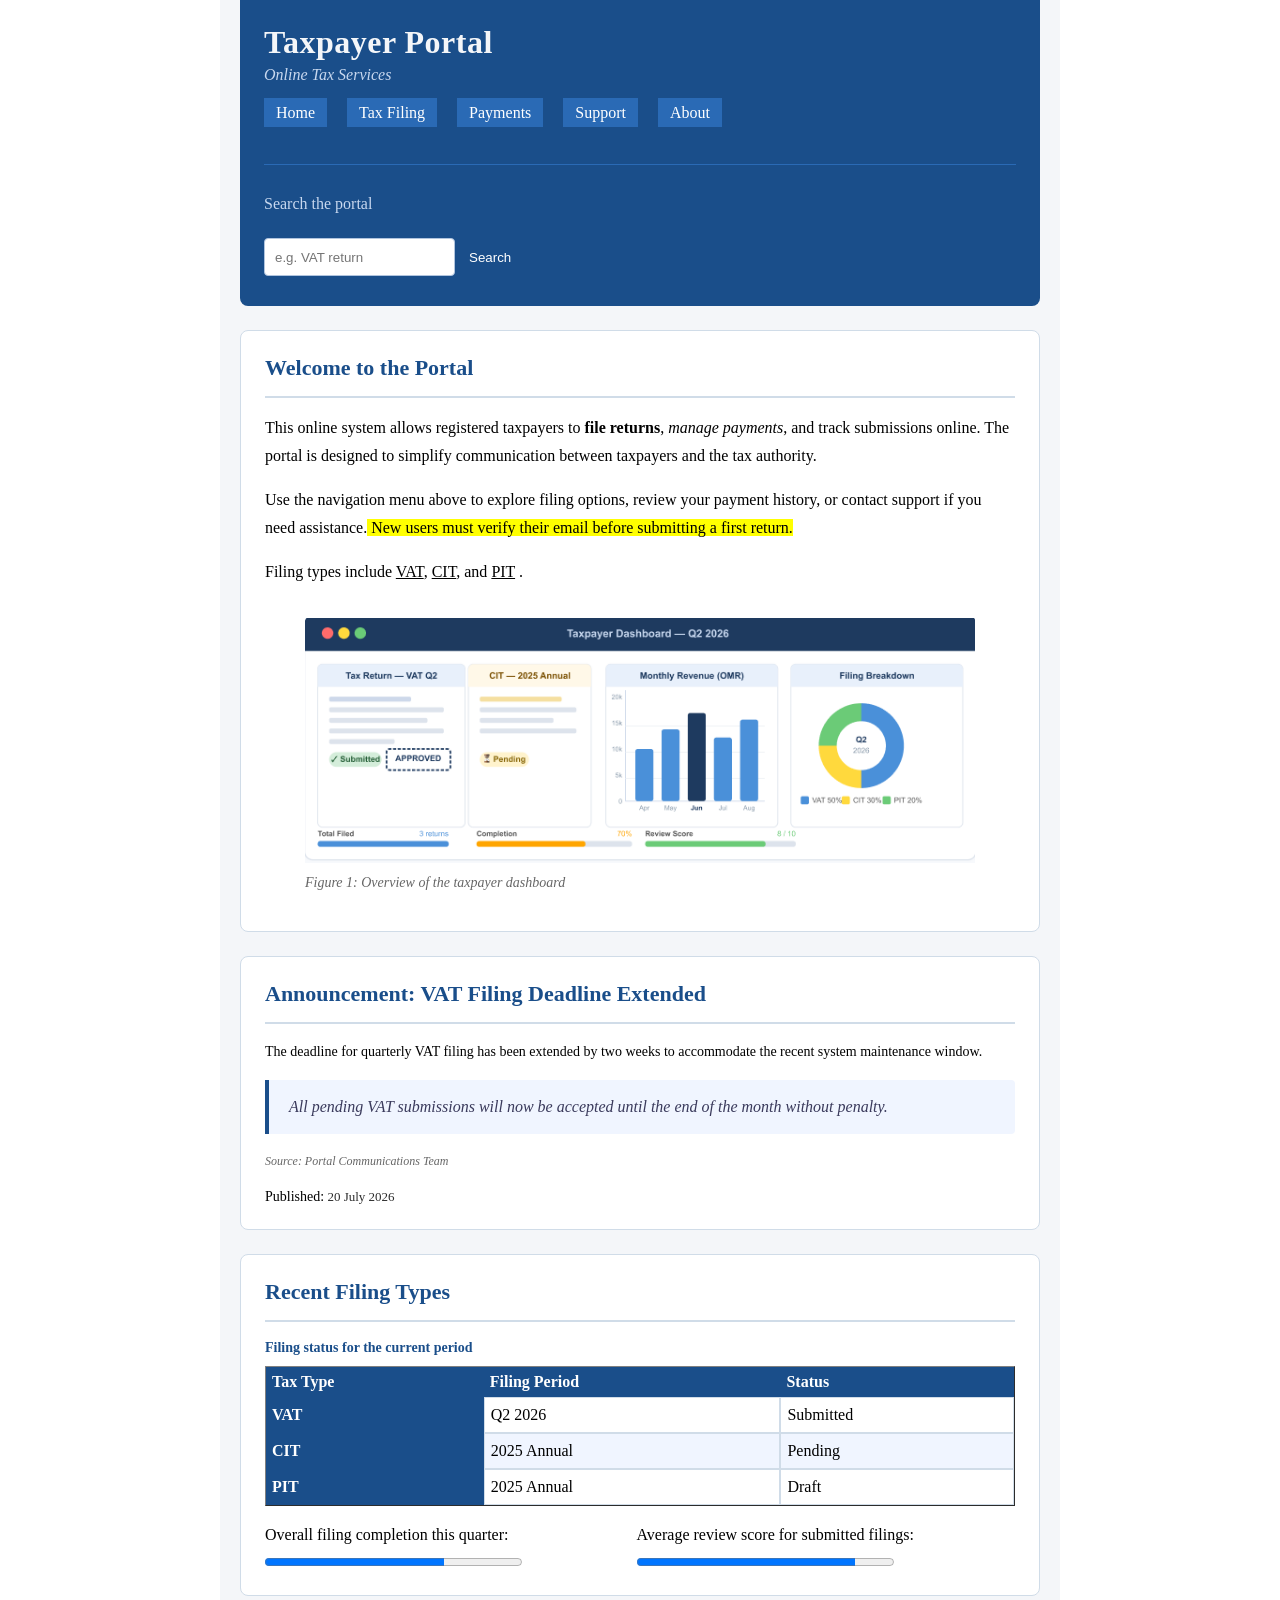
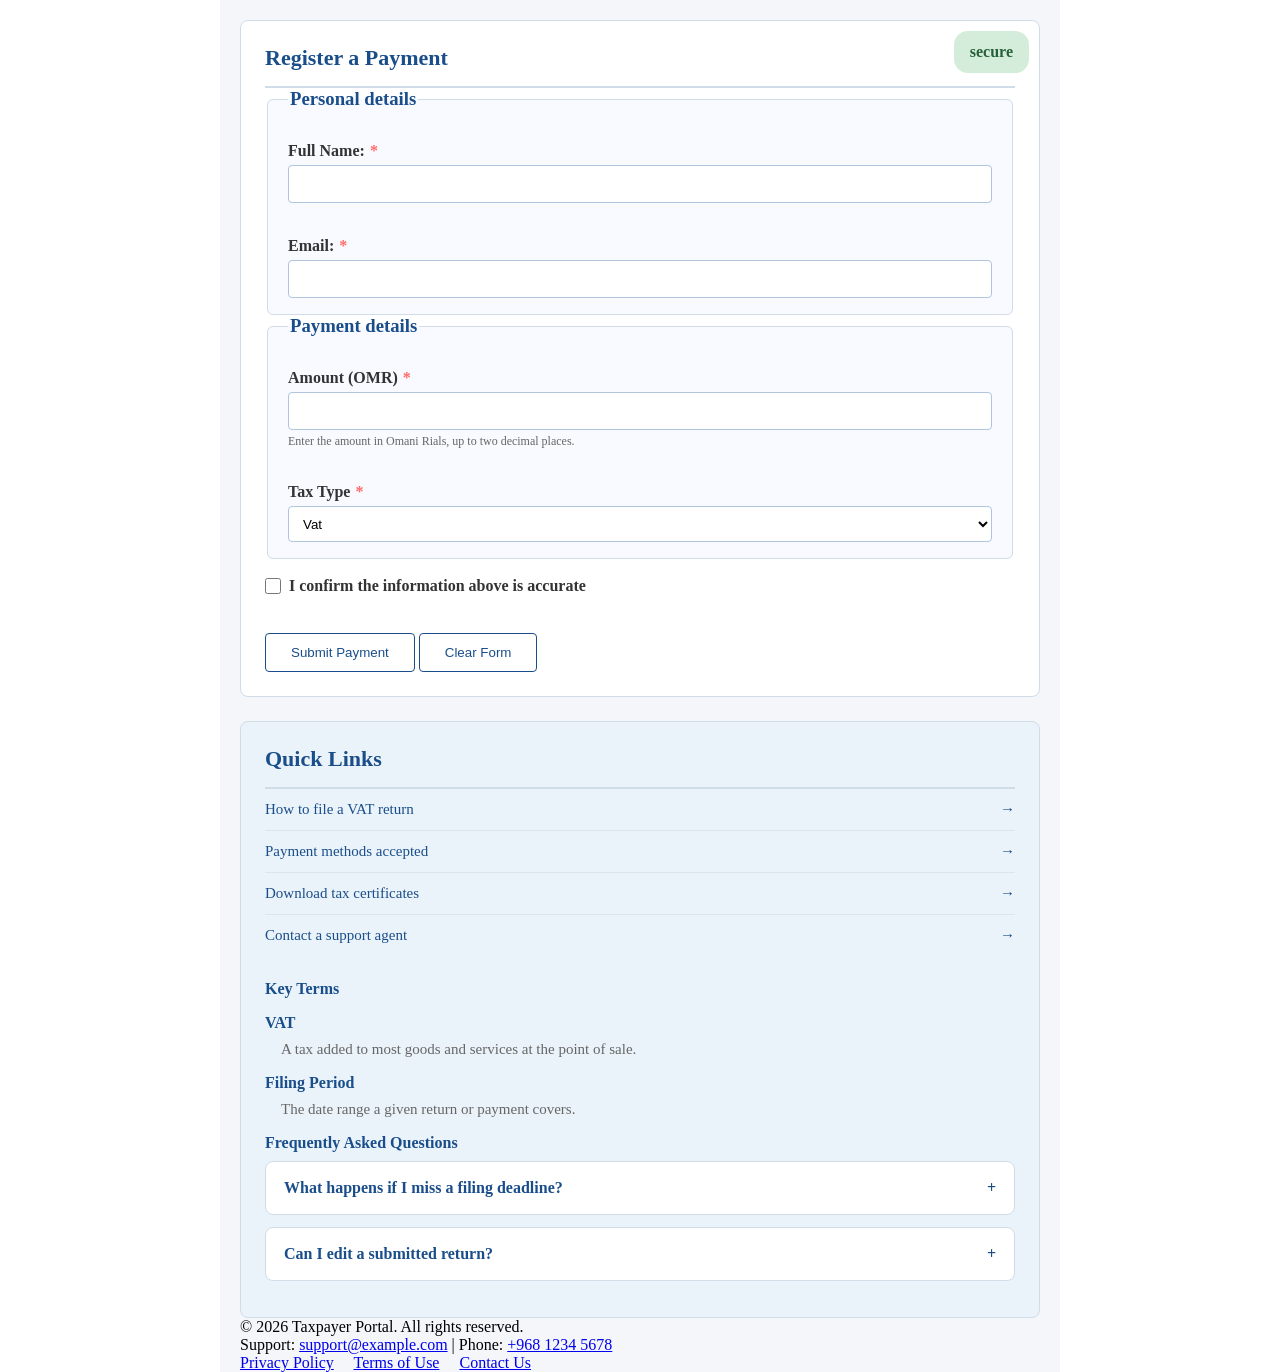
<file: index.html>
<!DOCTYPE html>
<html lang="en">
  <head>
    <meta charset="UTF-8" />
    <meta name="viewport" content="width=device-width, initial-scale=1.0">
    <title>Taxpayer Portal</title>
    <link rel="stylesheet" href="style.css">
    <link rel="stylesheet" href="reset.css">
    <link rel="stylesheet" href="theme.css">
  </head>
  <body>
    <div class="container">
    <header class="header">
      <h1>Taxpayer Portal</h1>
      <p class="sub-title" >Online Tax Services</p>
      <nav class="nevigation">
        <a href="#">Home</a>&nbsp;&nbsp; <a href="#">Tax Filing</a>&nbsp;&nbsp;
        <a href="#">Payments</a>&nbsp;&nbsp; <a href="#">Support</a>&nbsp;&nbsp;
        <a href="#">About</a>
      </nav><br>
      <div class="line"></div>
      <form>
        <label class="search-label" for="Search">Search the portal</label>
        <div>
        <input class="search-input" type="text" id="Search" placeholder="e.g. VAT return" />
        <button class="search-button" type="button">Search</button>
        </div>
      </form>
    </header>
    <div class="main">
    <main>
      <section class="welcome">
        <h2 >Welcome to the Portal</h2>
        <div></div>
        <p>
          This online system allows registered taxpayers to
          <b> file returns</b>, <i>manage payments</i>, and track submissions
          online. The portal is designed to simplify communication between
          taxpayers and the tax authority.
        </p>
        <p>
          Use the navigation menu above to explore filing options, review your
          payment history, or contact support if you need assistance.<mark>
            New users must verify their email before submitting a first
            return.</mark>
        </p>
        <p>Filing types include <u>VAT</u>, <u>CIT</u>, and <u>PIT</u> .</p>
        <figure>
          <img
            src="Images/p1.png"
            alt="Taxpayer dashboard showing filing status and monthly revenue"
          />
          <figcaption>Figure 1: Overview of the taxpayer dashboard</figcaption>
        </figure>
      </section>
      <article class="announcement">
        <h2>Announcement: VAT Filing Deadline Extended</h2>

        <p>
          The deadline for quarterly VAT filing has been extended by two weeks
          to accommodate the recent system maintenance window.
        </p>

        <figure>
          <blockquote>
            <em>All pending VAT submissions will now be accepted until the end of
            the month without penalty.</em>
          </blockquote>
          <figcaption>Source: Portal Communications Team</figcaption>
        </figure>

        <p>Published:<time datetime="20-07-2026"> 20 July 2026 </time></p>
        
      </article>
      <section class="filling-type">
        <h2>Recent Filing Types</h2>
        <h4>Filing status for the current period</h4>
        <table
        border="1"
          width="850"
          height="140"
          cellpadding="6"
          cellspacing="0"
        >
          <thead>
            <tr>
              <th align="left">Tax Type</th>
              <th align="left">Filing Period</th>
              <th align="left">Status</th>
            </tr>
          </thead>

          <tbody>
            <tr>
              <th><b>VAT</b></th>
              <td>Q2 2026</td>
              <td>Submitted</td>
            </tr>
            <tr>
              <th><b>CIT</b></th>
              <td>2025 Annual</td>
              <td>Pending</td>
            </tr>
            <tr>
              <th><b>PIT</b></th>
              <td>2025 Annual</td>
              <td>Draft</td>
            </tr>
          </tbody>
        </table>
        <div class="progress-wrapper">
            <label for="completion">
              Overall filing completion this quarter:
            </label>
            <progress id="completion" value="70" max="100"></progress>
        </div>
          <div class="progress-wrapper">
            <label for="score">
              Average review score for submitted filings:
            </label>
            <progress id="score" value="85" max="100"></progress>
        </div>
      </section>
      <section class="register-payment">
        <h2>Register a Payment</h2>
        <div class="payment-secure">
          secure
        </div>

        <form>
          <fieldset class="register-fieldset">
            <legend><h3>Personal details</h3></legend>

            <div>
            <label for="Full Name">Full Name:</label>
            <input type="text" id="Full Name" name="Full Name" >
            </div><br>

            <div>
            <label for="Email">Email:</label>
            <input type="email" id="Email" name="Email" >
            </div>
          </fieldset>

          <fieldset class="register-fieldset">
           <legend><h3>Payment details</h3></legend>
            <div>
            <label for="Amount">Amount (OMR)</label>
            <input type="number" id="Amount" name="Amount" min="0" list="amount-options" step="0.01" >
            <datalist id="amount-options">
              <option value="100">100</option>
              <option value="500">500</option>
              <option value="1000">1000</option>
            </datalist>
            <small>Enter the amount in Omani Rials, up to two decimal places.</small>
            </div><br>
            <div>
            <label for="tax-type">Tax Type</label>
            <select id="tax-type" name="taxType">
              <option value="vat">Vat</option>
              <option value="cit">CIT</option>
              <option value="pit">PIT</option>
            </select>
            </div>
          </fieldset><br>
           <div class="checkbox-wrapper">
            <input type="checkbox" id="confirm" name="confirm" required>
            <label for="confirm"> I confirm the information above is accurate </label>
           </div><br>

          <div>
          <button type="submit">Submit Payment</button>
          <button type="reset">Clear Form</button>
          </div>
        </form>
      </section>
    </div>
      <section class="quick">
        <h2>Quick Links</h2>
        <nav>
          <ol>
            <li><a href="#">How to file a VAT return</a></li>
            <li><a href="#">Payment methods accepted</a></li>
            <li><a href="#">Download tax certificates</a></li>
            <li><a href="#">Contact a support agent</a></li>
          </ol>
        </nav>
     
        <h3>Key Terms</h3>
      <div class="paragraph">
        <h3>VAT</h3>
        <p>A tax added to most goods and services at the point of sale.</p>

        <h3>Filing Period</h3>
        <p>The date range a given return or payment covers.</p>
      </div>
        <h3>Frequently Asked Questions</h3>
        <p><b>What happens if I miss a filing deadline?</b></p>
        <p><b>Can I edit a submitted return?</b></p>
      </section>
    </main>
    
    <footer>
      <p>&copy; 2026 Taxpayer Portal. All rights reserved.</p>
      <p>
        Support: <a href="mailto:support@example.com">support@example.com</a> |
        Phone: <a href="tel:+96812345678">+968 1234 5678</a>
      </p>
      <p>
        <a href="#">Privacy Policy</a> &nbsp;&nbsp;&nbsp;
        <a href="#">Terms of Use</a> &nbsp;&nbsp;&nbsp;
        <a href="#">Contact Us</a>
      </p>
    </footer>
    </div>
  </body>
</html>
</file>
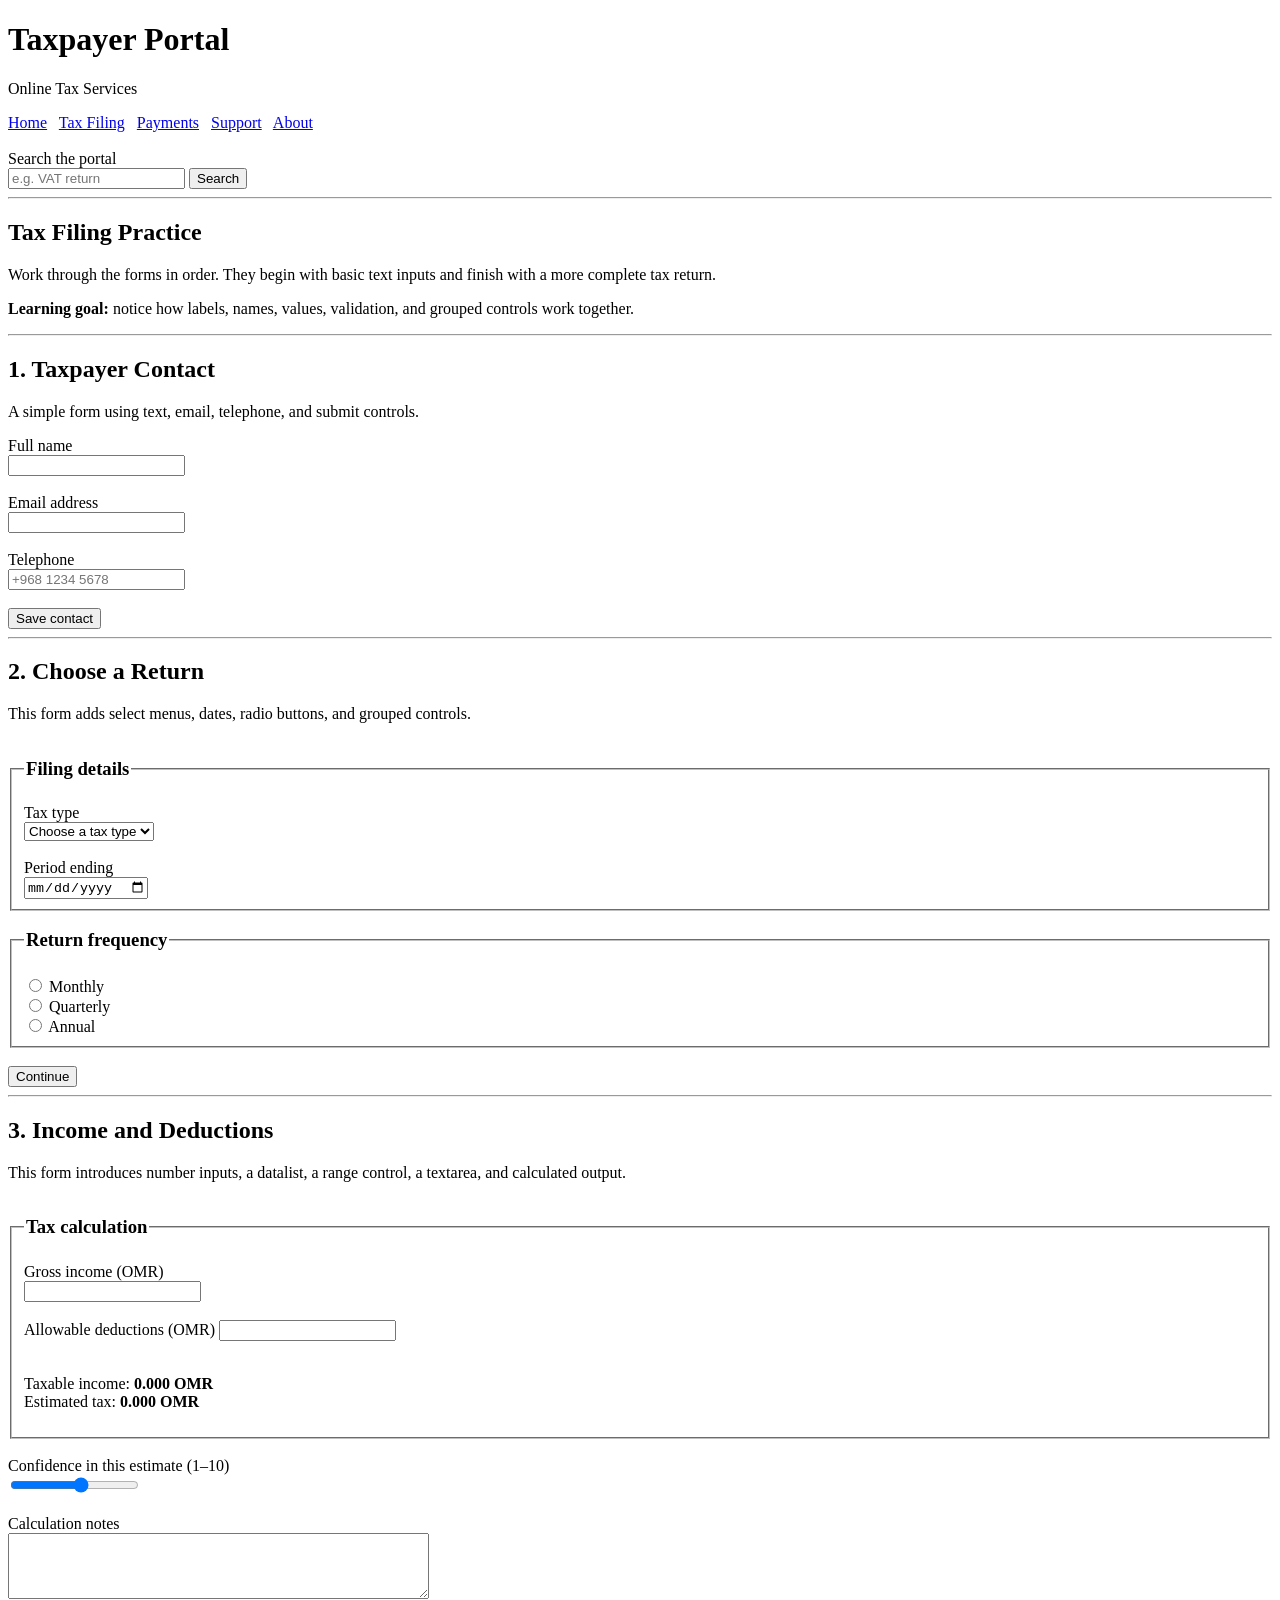
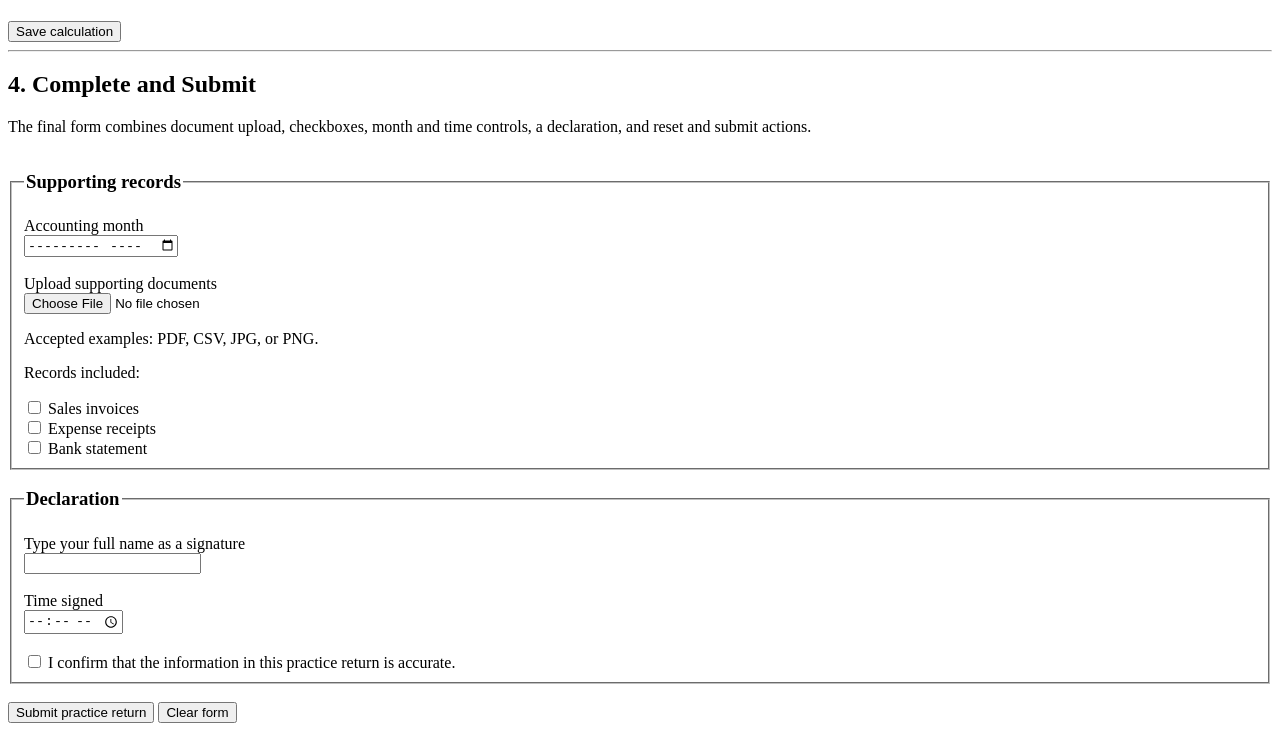
<file: forms.html>
<!doctype html>
<html lang="en">
  <head>
    <meta charset="UTF-8" />
    <meta name="viewport" content="width=device-width, initial-scale=1.0">
    <title>Taxpayer Portal</title>
  </head>
  <body>
    <header>
      <h1>Taxpayer Portal</h1>
      <p>Online Tax Services</p>
      <nav>
        <a href="#">Home</a>&nbsp;&nbsp; <a href="#">Tax Filing</a>&nbsp;&nbsp;
        <a href="#">Payments</a>&nbsp;&nbsp; <a href="#">Support</a>&nbsp;&nbsp;
        <a href="#">About</a>
      </nav>
      <br>
      <form>
        <label for="search-input">Search the portal</label><br>
        <input
          type="text"
          id="search-input"
          name="search"
          placeholder="e.g. VAT return"
        />
        <button type="button">Search</button>
      </form>
    </header>
    <hr>
    <main>
      <article>
        <h2>Tax Filing Practice</h2>
        <p>
          Work through the forms in order. They begin with basic text inputs and
          finish with a more complete tax return.
        </p>
        <p>
          <strong>Learning goal:</strong> notice how labels, names, values,
          validation, and grouped controls work together.
        </p>
      </article>
      <hr>
      <section>
        <h2>1. Taxpayer Contact</h2>
        <p>A simple form using text, email, telephone, and submit controls.</p>

        <form>
          <div>
            <label for="full-name">Full name</label><br>
            <input type="text" id="full-name" name="fullName" />
          </div>
          <br>
          <div>
            <label for="email-address">Email address</label><br>
            <input type="email" id="email-address" name="email" />
          </div>
          <br>
          <div>
            <label for="telephone">Telephone</label><br>
            <input
              type="tel"
              id="telephone"
              name="telephone"
              placeholder="+968 1234 5678"
            />
          </div>
          <br>
          <div>
            <button type="submit">Save contact</button>
          </div>
        </form>
      </section>
      <hr>
      <section>
        <h2>2. Choose a Return</h2>
        <p>
          This form adds select menus, dates, radio buttons, and grouped
          controls.
        </p>
        <form>
          <fieldset>
            <legend><h3>Filing details</h3></legend>

            <div>
              <label for="tax-type">Tax type</label><br>
              <select id="tax-type" name="taxType">
                <option value="" disabled selected>Choose a tax type</option>
                <option value="vat">VAT</option>
                <option value="corporate">Corporate Tax</option>
                <option value="income">Income Tax</option>
              </select>
            </div>
            <br>
            <div>
              <label for="period-ending">Period ending</label><br>
              <input type="date" id="period-ending" name="periodEnding" />
            </div>
          </fieldset>

          <fieldset>
            <legend><h3>Return frequency</h3></legend>

            <div>
              <input
                type="radio"
                id="freq-monthly"
                name="frequency"
                value="monthly"
              />
              <label for="freq-monthly">Monthly</label>
            </div>
            <div>
              <input
                type="radio"
                id="freq-quarterly"
                name="frequency"
                value="quarterly"
              />
              <label for="freq-quarterly">Quarterly</label>
            </div>
            <div>
              <input
                type="radio"
                id="freq-annual"
                name="frequency"
                value="annual"
              />
              <label for="freq-annual">Annual</label>
            </div>
          </fieldset>
          <br>
          <div>
            <button type="submit">Continue</button>
          </div>
        </form>
      </section>
      <hr>
      <section>
        <h2>3. Income and Deductions</h2>
        <p>
          This form introduces number inputs, a datalist, a range control, a
          textarea, and calculated output.
        </p>

        <form>
          <fieldset>
            <legend>
              <h3>Tax calculation</h3>
            </legend>

            <div>
              <label for="gross-income">Gross income (OMR)</label><br>
              <input type="number" id="gross-income" name="grossIncome" />
            </div>
            <br>
            <div>
              <label for="allowable-deductions">Allowable deductions (OMR)</label>
              <input
                type="number"
                id="allowable-deductions"
                name="allowableDeductions"
              />
            </div>
            <br>
            <div>
              <p>
                Taxable income: <strong>0.000 OMR</strong><br>
                Estimated tax: <strong>0.000 OMR</strong>
              </p>
            </div>
          </fieldset>

          <br>
          <div>
            <label for="confidence">Confidence in this estimate (1–10)</label>
            <br>
            <input
              type="range"
              id="confidence"
              name="confidence"
              min="1"
              max="10"
            />
          </div>
          <br>
          <div>
            <label for="calculation-notes">Calculation notes</label><br>
            <textarea
              id="calculation-notes"
              name="calculationNotes"
              rows="4"
              cols="50"
            ></textarea>
          </div>
          <br>
          <div>
            <button type="submit">Save calculation</button>
          </div>
        </form>
      </section>
      <hr>
      <section>
        <h2>4. Complete and Submit</h2>
        <p>
          The final form combines document upload, checkboxes, month and time
          controls, a declaration, and reset and submit actions.
        </p>
        <form>
          <fieldset>
            <legend>
              <h3>Supporting records</h3>
            </legend>

            <div>
              <label for="accounting-month">Accounting month</label><br>
              <input
                type="month"
                id="accounting-month"
                name="accountingMonth"
              />
            </div>
            <br>
            <div>
              <label for="supporting-docs">Upload supporting documents</label>
              <br>
              <input type="file" id="supporting-docs" name="supportingDocs" />
              <p>Accepted examples: PDF, CSV, JPG, or PNG.</p>
            </div>
            <div>
              <p>Records included:</p>
              <input
                type="checkbox"
                id="rec-sales"
                name="records"
                value="sales"
              />
              <label for="rec-sales">Sales invoices</label><br>

              <input
                type="checkbox"
                id="rec-expense"
                name="records"
                value="expense"
              />
              <label for="rec-expense">Expense receipts</label><br>

              <input
                type="checkbox"
                id="rec-bank"
                name="records"
                value="bank"
              />
              <label for="rec-bank">Bank statement</label>
            </div>
          </fieldset>

          <fieldset>
            <legend>
              <h3>Declaration</h3>
            </legend>

            <div>
              <label for="signature">Type your full name as a signature</label>
              <br>
              <input type="text" id="signature" name="signature" />
            </div>
            <br>
            <div>
              <label for="time-signed">Time signed</label><br />
              <input type="time" id="time-signed" name="timeSigned" />
            </div>
            <br>
            <div>
              <input
                type="checkbox"
                id="confirm-accuracy"
                name="confirmAccuracy"
                required
              />
              <label for="confirm-accuracy"
                >I confirm that the information in this practice return is
                accurate.</label>
              
            </div>
          </fieldset>

          <br>
          <div>
            <button type="submit">Submit practice return</button>
            <button type="reset">Clear form</button>
          </div>
        </form>
      </section>
    </main>
  </body>
</html>
</file>
<file: style.css>
body{
    font-family:Georgia;
}

.container{
    margin: 0px auto;
    padding: 0 20px;
    max-width: 800px;
    background-color:var(--bg-main);
}

.nevigation{
    position: static;
    top: 0;
}

.header{
    color: var(--text-white);
    padding: 24px 24px 16px 24px;
    border-radius: 0 0 8px 8px;
    background-color: var(--primary-color);
}

h1{  
font-weight: 700;
font-size: 32px;
letter-spacing: 0.5px;
color: var(--bg-main);
}

.sub-title{
margin-top: 5px;
font-family: Georgia;
font-weight: 400;
font-style: Italic;
letter-spacing: 0px;
color: var(--sub-title-color);
}

header nav{
    margin-top: 20px;
}

header a{
    color: var(--text-white);
    padding:6px 12px ;
    background-color:var(--btn-bg) ;
    margin-right:8px ;
    text-decoration: none;
}

header a:hover{
    background-color: var(--primary-hover);
}

.line{
    margin-top: 24px;
    margin-bottom: 30px;
    height: 1px;
    background-color: var(--btn-bg);
}

.search-label{
color: var(--sub-title-color);
}

.search-input{
margin-top: 25px;
padding:12px 5px ;
border-radius:4px 0 0 px ;
background-color: var(--bg-white);
color: var(--text-dark);
}

.search-button{
    border: none;
    padding: 25px 10px;
    background: none;
    color: var(--text-white);
    cursor: pointer;
}

.main section, article {
    background-color: var(--bg-white);
    border: 1px solid  var(--border-color);
    border-radius: 8px;
    padding: 24px;
    margin-top: 24px;
}

 section h2, article h2 {
    color: var(--primary-color);
    font-size: 22px;
    border-bottom: 2px solid var(--border-color);
    padding-bottom: 15px;

}

.welcome p{
    margin-top: 16px;
    line-height: 28px;
}

.welcome img {
    margin-top: 16px;
}

.welcome figcaption{
    color: var(--text-muted);
    font-style:italic ;
    font-size: 14px;
    margin-top: 8px;
}

.announcement p{
    margin-top: 20px;
    font-size: 14px;
}

.announcement figure{
    margin: 18px 0;
}

.announcement blockquote{
    background-color: var(--blockquote-bg);
    border-left: 4px solid var(--primary-color);
    padding: 18px 20px;
    margin:20px 0;
    border-radius:0 4px 4px 0;
    font-style: italic;
    color: var(--text-title);
    font-size: 16px;
}

.announcement figcaption{
    margin-top: 8px;
    color: var(--text-muted);
    font-style: italic;
    font-size: 12px;
}

.announcement time{
    color: var(--text-darker);
    font-size: 13px;
}

.filling-type table{
    width: 100%;
}

.filling-type h4{
 font-size:  14px; 
margin: 18px 0 10px;
color: var(--primary-color);
}

.filling-type th{
    background-color:var(--primary-color) ;
    color: var(--text-white);
    text-align: left;
    border: none;
}

.filling-type td{
    border:1px solid var(--border-color);
}

.filling-type tr:nth-child(even)
{
    background-color: var(--blockquote-bg);
}

.progress-wrapper{
    display: inline-block;
    width: 49%;
    margin-top: 20px;
}

.progress-wrapper progress{
    margin-top: 10px;
    width: 70%;
}

.register-payment{
    position: relative;
}

.payment-secure{
    position: absolute;
    right: 10px;
    top: 10px;
    background-color: var(--secure-bg);
    color: var(--secure-text);
    font-weight: 700;
    padding: 12px 16px;
    border-radius: 14px;
}

.register-payment fieldset{
background-color: var(--fieldset-bg);
border-radius: 6px;
border: 1px;
padding: 16px 20px 16px 20px;
border:1px solid var(--border-color) ;
}

.register-payment input:focus,
.register-payment select:focus {
    outline: none;
    border-color: var(--focus-border)6;
    box-shadow: 0 0 0 3px var(--focus-ring);
}

.register-payment legend{
color: var(--primary-color);
font-weight: 700;
}

.register-payment label{
color: var(--text-body);
font-weight: bold;
margin-top: 16px;
display: block;
}

.register-payment input, .register-payment select{
    width: 100%;
    margin-top: 5px;
    height: 36px;
    border: 1px solid var(--border-input);
    border-radius: 4px;
    background-color: var(--bg-white);
}

.register-payment fieldset label::after{
    content: '*';
    color: var(--error-color);
    padding-left:5px;
}

.register-payment small {
    color: var(--text-muted);
    font-size: 12px;
    display: block;
    margin-top: 4px;
}

.checkbox-wrapper {
    display: flex;
    align-items: center;
    gap: 8px;
    margin-bottom: 20px;
}

.checkbox-wrapper input  {
    width: 16px;
    height: 16px;
    accent-color: var(--primary-color);
    margin: 0;
}

.checkbox-wrapper label {
    display: inline;
    font-weight: 700;
    margin: 0 ;
}

.register-payment button{
    border: 1px solid var(--primary-color);
    padding: 11px 25px;
    color: var(--primary-color);
    background-color: transparent;
    border-radius: 4px;
    transition: ease .3s;
}

.register-payment button:hover {
    background-color:var(--primary-hover);
    border-color: var(--primary-hover);
    color: var(--text-white);
}

.quick {
  background-color: var(--quick-bg);
  border: 1px solid var(--border-color);
  border-radius: 8px;
  padding: 24px;
  margin-top: 24px;
}

.quick ol {
  list-style: none;
  padding: 0;
  margin: 0 0 24px 0;
}

.quick a {
  display: flex;
  justify-content: space-between;
  align-items: center;
  padding: 12px 0;
  color: var(--primary-color);
  text-decoration: none;
  font-size: 15px;
  font-weight: 500;
  transition: color 0.2s ease;
  border-bottom: 1px solid var(--border-light);
}

.quick li:last-child a {
  border-bottom: none;
}

.quick a::after {
  content: "→";
  font-size: 15px;
  color: var(--primary-color);
}

.quick a:hover {
  text-decoration: underline;
  text-decoration-color: var(--primary-color);
  text-underline-offset: 4px;
}

.quick h3 {
  font-size: 16px;
  font-weight: 700;
  color: var(--primary-color);
  margin: 16px 0 9px 0;
}

.paragraph p{
  font-size: 15px;
  color: var(--text-muted);
  margin-left: 16px;
}

.quick p:has(b) {
  font-size: 16px;
  color: var(--primary-color);
  font-weight: 700;
  margin: 0 0 16px 0;
  line-height: 1.5;
  background-color: var(--bg-white);
  border: 1px solid var(--border-color);
  border-radius: 8px;
  padding: 14px 18px;
  margin-bottom: 12px;
  display: flex;
  justify-content: space-between;
  align-items: center;
  cursor: pointer;
  transition: all 0.2s ease;
}

.quick p:has(b)::after {
  content: "+";
  font-weight: bold;
  color: var(--primary-color);
  font-size: 16px;
}

.quick p:has(b):hover {
  background-color: var(--hover-bg);
  border-color: var(--hover-border);
}
</file>
<file: theme.css>
:root {
    --bg-main: #F4F6F9;
    --bg-white: #FFF;
    --primary-color: #1A4E8A;
    --primary-hover: #2360a5;
    --btn-bg: #2A6AB5;
    --text-white: #FFF;
    --text-dark: #000;
    --text-muted: #666666;
    --text-darker: #2C2C2C;
    --text-title: #3A3A5C;
    --text-body: #333333;
    --sub-title-color: #C8D8EF;
    --border-color: #D0DCE8;
    --border-light: #DCE4EC;
    --border-input: #B0C4DE;
    --blockquote-bg: #F0F5FF;
    --fieldset-bg: #F8FAFF;
    --quick-bg: #EBF3FA;
    --secure-bg: #D4EDDA;
    --secure-text: #276139;
    --error-color: #FF6B6B;
    --focus-ring: rgba(59, 130, 246, 0.15);
    --focus-border: #3b82f6;
    --hover-bg: #E0EDFF;
    --hover-border: #BFDBFE;
}
</file>
